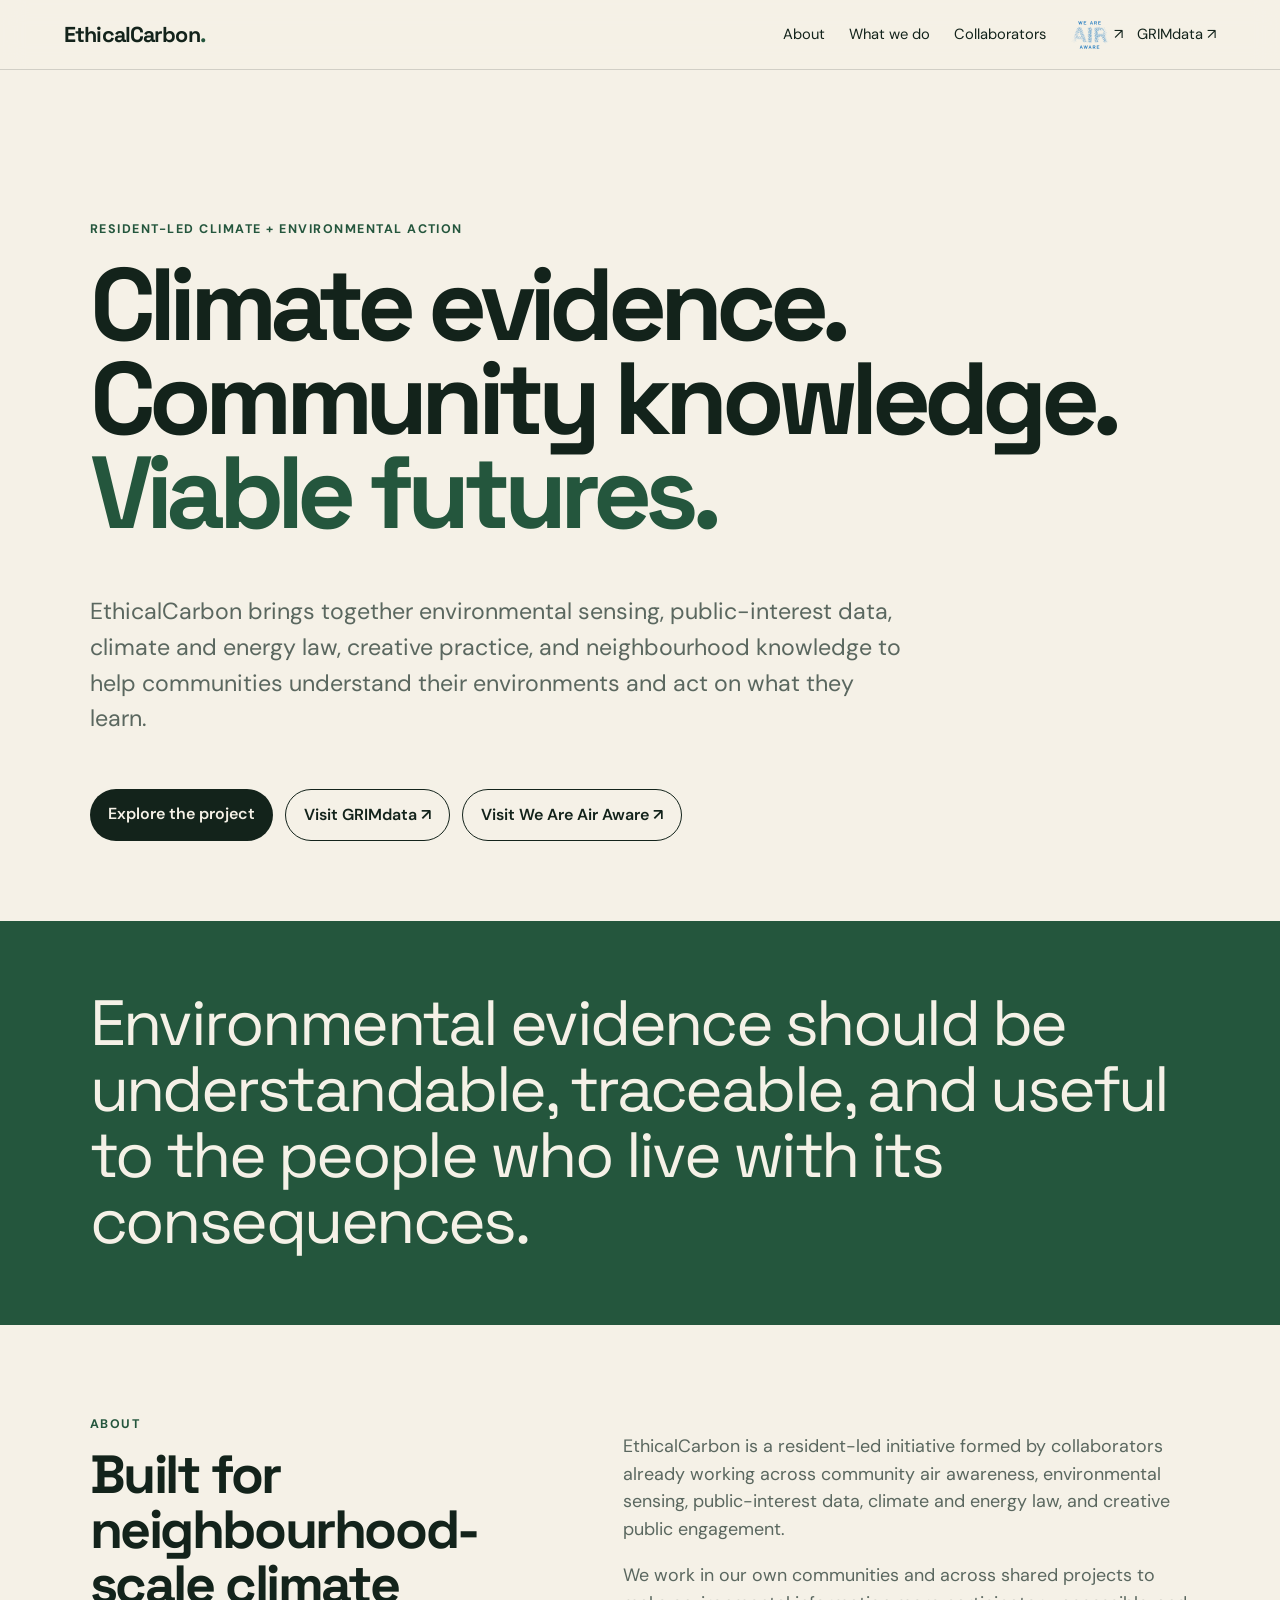
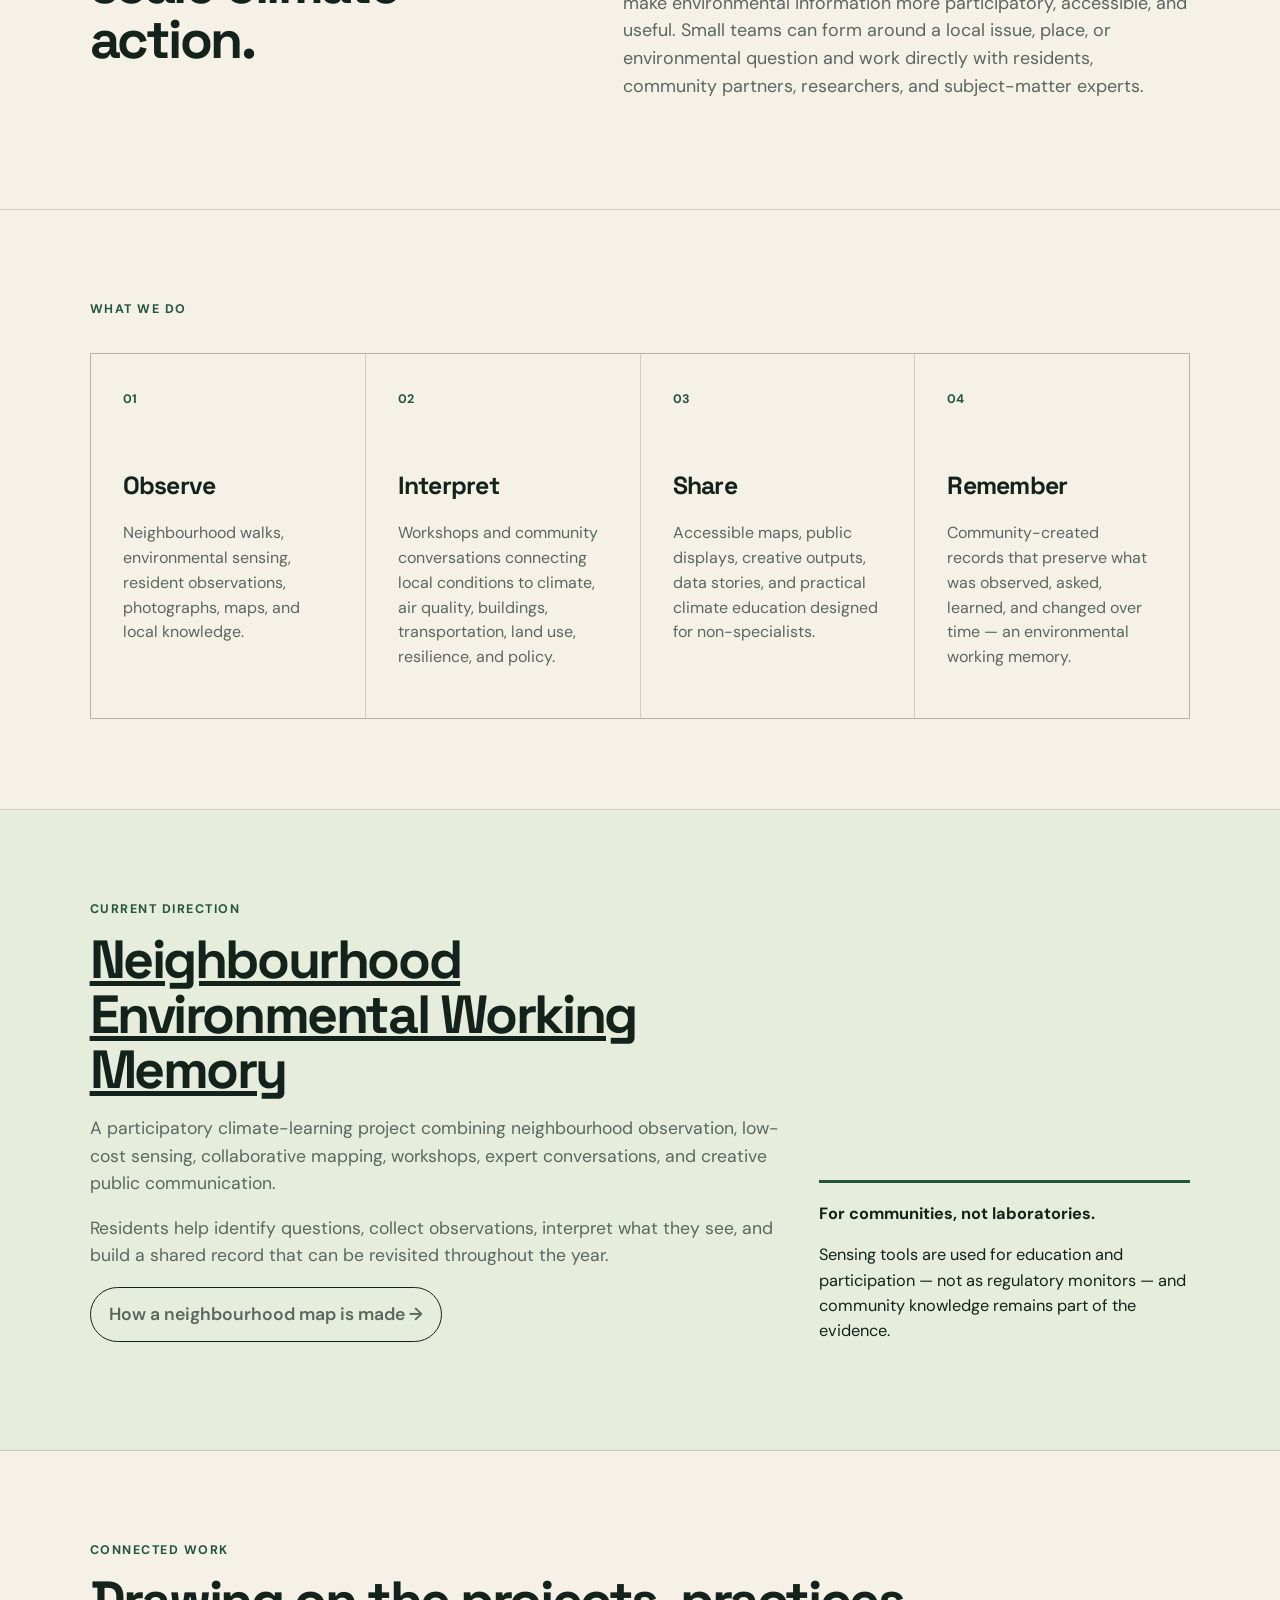
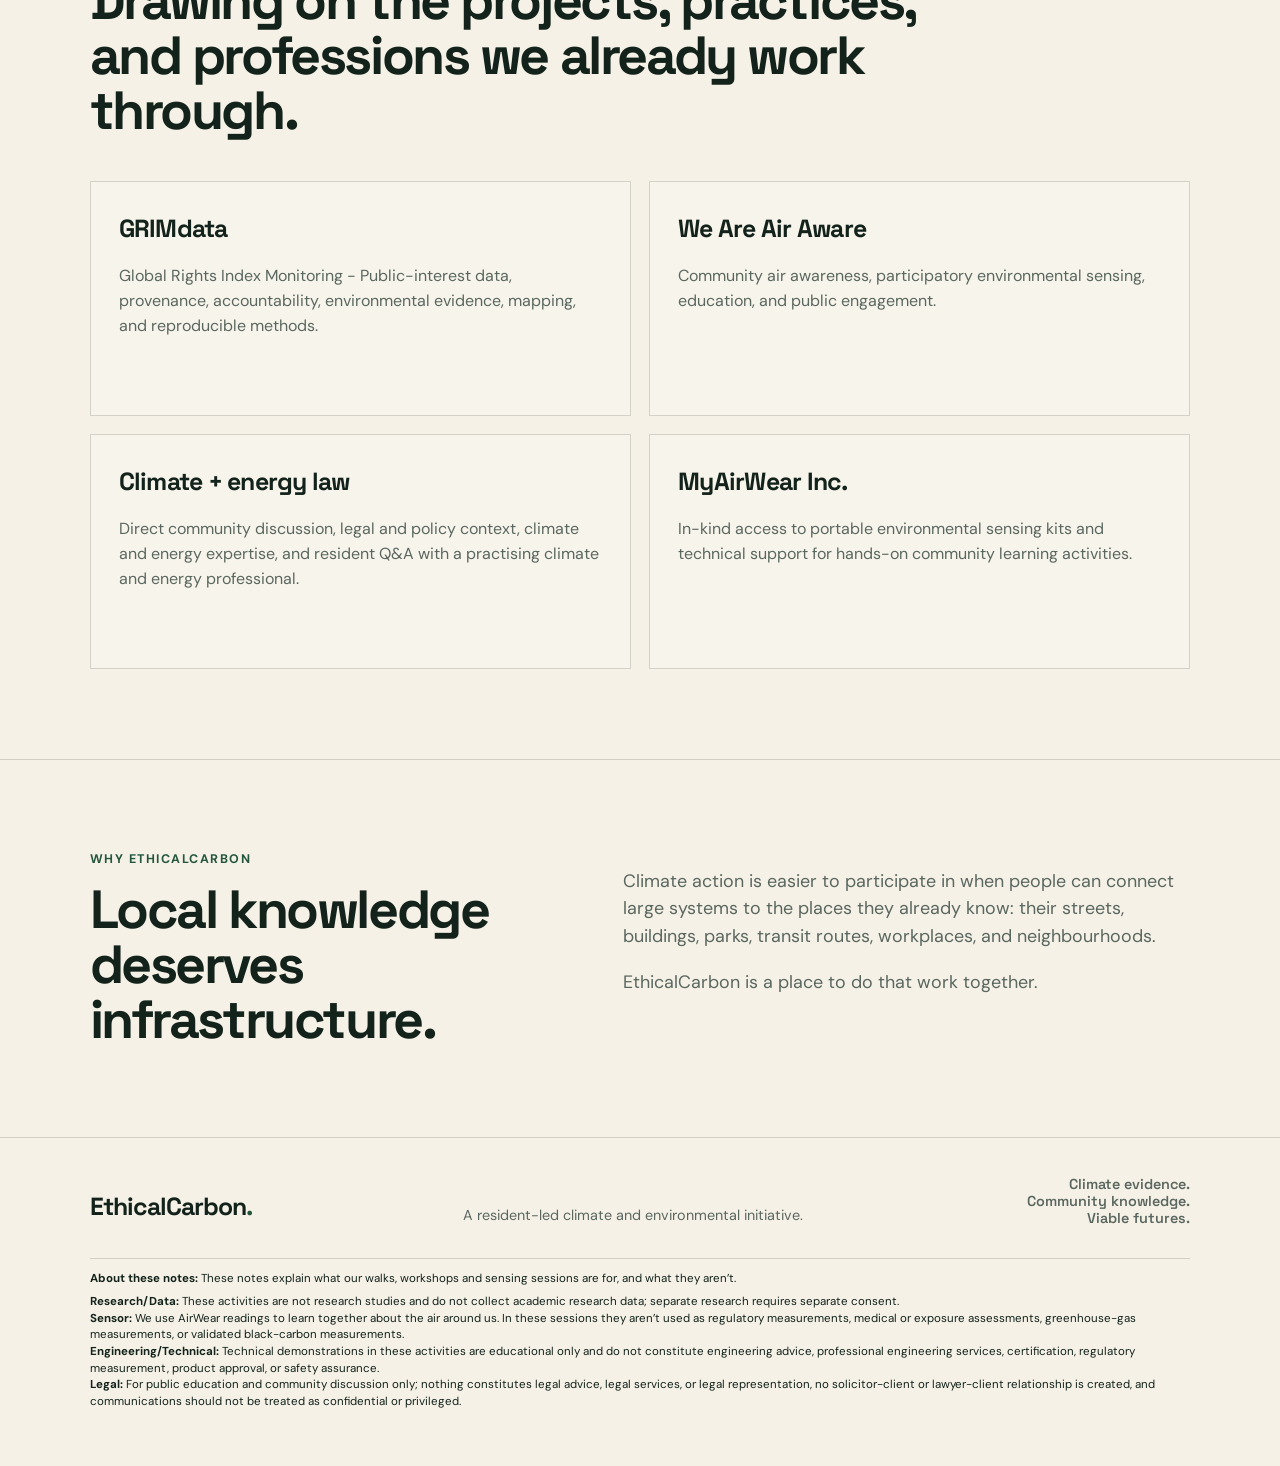
<file: index.html>
<!doctype html>
<html lang="en">
<head>
  <meta charset="utf-8" />
  <meta name="viewport" content="width=device-width, initial-scale=1" />
  <meta name="description" content="EthicalCarbon is a resident-led climate and environmental initiative connecting community knowledge, environmental sensing, climate law, and public-interest data." />
  <meta property="og:title" content="EthicalCarbon" />
  <meta property="og:description" content="Climate evidence. Community knowledge. Viable futures." />
  <meta property="og:type" content="website" />
  <title>EthicalCarbon — Climate evidence. Community knowledge. Viable futures.</title>
  <link rel="preconnect" href="https://fonts.googleapis.com">
  <link rel="preconnect" href="https://fonts.gstatic.com" crossorigin>
  <link href="https://fonts.googleapis.com/css2?family=DM+Sans:wght@400;500;600;700&family=Space+Grotesk:wght@500;600;700&display=swap" rel="stylesheet">
  <link rel="stylesheet" href="styles.css" />
</head>
<body>
  <header class="site-header">
    <a class="wordmark" href="#top" aria-label="EthicalCarbon home">EthicalCarbon<span>.</span></a>
    <nav aria-label="Primary navigation">
      <a href="#about">About</a>
      <a href="#work">What we do</a>
      <a href="#collaborators">Collaborators</a>
      <div class="project-links" aria-label="Connected initiatives" style="display:flex;align-items:center;gap:14px;flex-wrap:nowrap;">
        <a class="mini-mark airaware-mark" href="https://myairwear.ca" target="_blank" rel="noopener" aria-label="Visit We Are Air Aware" style="display:inline-flex;align-items:center;gap:5px;white-space:nowrap;">
          <img src="logo.svg" alt="We Are Air Aware" style="display:block;height:28px;width:auto;max-width:82px;" />
          <span aria-hidden="true">↗</span>
        </a>
        <a class="mini-mark grimdata-mark" href="https://grimdata.org/website/" target="_blank" rel="noopener" aria-label="Visit GRIMdata" style="white-space:nowrap;">GRIMdata ↗</a>
      </div>
    </nav>
  </header>

  <main id="top">
    <section class="hero">
      <div class="hero-kicker">Resident-led climate + environmental action</div>
      <h1>Climate evidence.<br />Community knowledge.<br /><em>Viable futures.</em></h1>
      <p class="hero-copy">EthicalCarbon brings together environmental sensing, public-interest data, climate and energy law, creative practice, and neighbourhood knowledge to help communities understand their environments and act on what they learn.</p>
      <div class="hero-actions">
        <a class="button primary" href="#about">Explore the project</a>
        <a class="button ghost" href="https://grimdata.org/website/" target="_blank" rel="noopener">Visit GRIMdata ↗</a>
        <a class="button ghost" href="https://myairwear.ca" target="_blank" rel="noopener">Visit We Are Air Aware ↗</a>
      </div>
    </section>

    <section class="statement">
      <p>Environmental evidence should be understandable, traceable, and useful to the people who live with its consequences.</p>
    </section>

    <section id="about" class="section split">
      <div>
        <div class="eyebrow">About</div>
        <h2>Built for neighbourhood-scale climate action.</h2>
      </div>
      <div class="body-copy">
        <p>EthicalCarbon is a resident-led initiative formed by collaborators already working across community air awareness, environmental sensing, public-interest data, climate and energy law, and creative public engagement.</p>
        <p>We work in our own communities and across shared projects to make environmental information more participatory, accessible, and useful. Small teams can form around a local issue, place, or environmental question and work directly with residents, community partners, researchers, and subject-matter experts.</p>
      </div>
    </section>

    <section id="work" class="section">
      <div class="eyebrow">What we do</div>
      <div class="cards">
        <article class="card">
          <span class="number">01</span>
          <h3>Observe</h3>
          <p>Neighbourhood walks, environmental sensing, resident observations, photographs, maps, and local knowledge.</p>
        </article>
        <article class="card">
          <span class="number">02</span>
          <h3>Interpret</h3>
          <p>Workshops and community conversations connecting local conditions to climate, air quality, buildings, transportation, land use, resilience, and policy.</p>
        </article>
        <article class="card">
          <span class="number">03</span>
          <h3>Share</h3>
          <p>Accessible maps, public displays, creative outputs, data stories, and practical climate education designed for non-specialists.</p>
        </article>
        <article class="card">
          <span class="number">04</span>
          <h3>Remember</h3>
          <p>Community-created records that preserve what was observed, asked, learned, and changed over time — an environmental working memory.</p>
        </article>
      </div>
    </section>

    <section class="section project">
      <div class="project-copy">
        <div class="eyebrow">Current direction</div>
        <h2><a class="title-link" href="working-memory/">Neighbourhood Environmental Working Memory</a></h2>
        <p>A participatory climate-learning project combining neighbourhood observation, low-cost sensing, collaborative mapping, workshops, expert conversations, and creative public communication.</p>
        <p>Residents help identify questions, collect observations, interpret what they see, and build a shared record that can be revisited throughout the year.</p>
        <p><a class="button ghost" href="working-memory/">How a neighbourhood map is made →</a></p>
      </div>
      <div class="project-note">
        <strong>For communities, not laboratories.</strong>
        <p>Sensing tools are used for education and participation — not as regulatory monitors — and community knowledge remains part of the evidence.</p>
      </div>
    </section>

    <section id="collaborators" class="section collaborators">
      <div class="eyebrow">Connected work</div>
      <h2>Drawing on the projects, practices, and professions we already work through.</h2>
      <div class="collab-grid">
        <div class="collab">
          <h3>GRIMdata</h3>
          <p>Global Rights Index Monitoring - Public-interest data, provenance, accountability, environmental evidence, mapping, and reproducible methods.</p>
        </div>
        <div class="collab">
          <h3>We Are Air Aware</h3>
          <p>Community air awareness, participatory environmental sensing, education, and public engagement.</p>
        </div>
        <div class="collab">
          <h3>Climate + energy law</h3>
          <p>Direct community discussion, legal and policy context, climate and energy expertise, and resident Q&amp;A with a practising climate and energy professional.</p>
        </div>
        <div class="collab">
          <h3>MyAirWear Inc.</h3>
          <p>In-kind access to portable environmental sensing kits and technical support for hands-on community learning activities.</p>
        </div>
      </div>
    </section>

    <section class="section closing">
      <div>
        <div class="eyebrow">Why EthicalCarbon</div>
        <h2>Local knowledge deserves infrastructure.</h2>
      </div>
      <div class="body-copy">
        <p>Climate action is easier to participate in when people can connect large systems to the places they already know: their streets, buildings, parks, transit routes, workplaces, and neighbourhoods.</p>
        <p>EthicalCarbon is a place to do that work together.</p>
      </div>
    </section>

  </main>

<footer>
  <div class="footer-brand">EthicalCarbon<span>.</span></div>
  <p>A resident-led climate and environmental initiative.</p>
<p style="
  text-align: right;
  font-family: 'Space Grotesk', sans-serif;
  font-weight: 600;
  line-height: 1.15;
  margin: 0;
">
  Climate evidence.<br>
  Community knowledge.<br>
  Viable futures.
</p>
  <div style="grid-column: 1 / -1; border-top: 1px solid var(--line); margin-top: 12px; padding-top: 12px; font-size: .72rem; line-height: 1.45;">
    <div style="margin-bottom:6px;"><strong>About these notes:</strong> These notes explain what our walks, workshops and sensing sessions are for, and what they aren&#8217;t.</div>
    <div><strong>Research/Data:</strong> These activities are not research studies and do not collect academic research data; separate research requires separate consent.</div>
    <div><strong>Sensor:</strong> We use AirWear readings to learn together about the air around us. In these sessions they aren&#8217;t used as regulatory measurements, medical or exposure assessments, greenhouse-gas measurements, or validated black-carbon measurements.</div>
    <div><strong>Engineering/Technical:</strong> Technical demonstrations in these activities are educational only and do not constitute engineering advice, professional engineering services, certification, regulatory measurement, product approval, or safety assurance.</div>
    <div><strong>Legal:</strong> For public education and community discussion only; nothing constitutes legal advice, legal services, or legal representation, no solicitor-client or lawyer-client relationship is created, and communications should not be treated as confidential or privileged.</div>
  </div>
</footer>

</body>
</html>
</file>
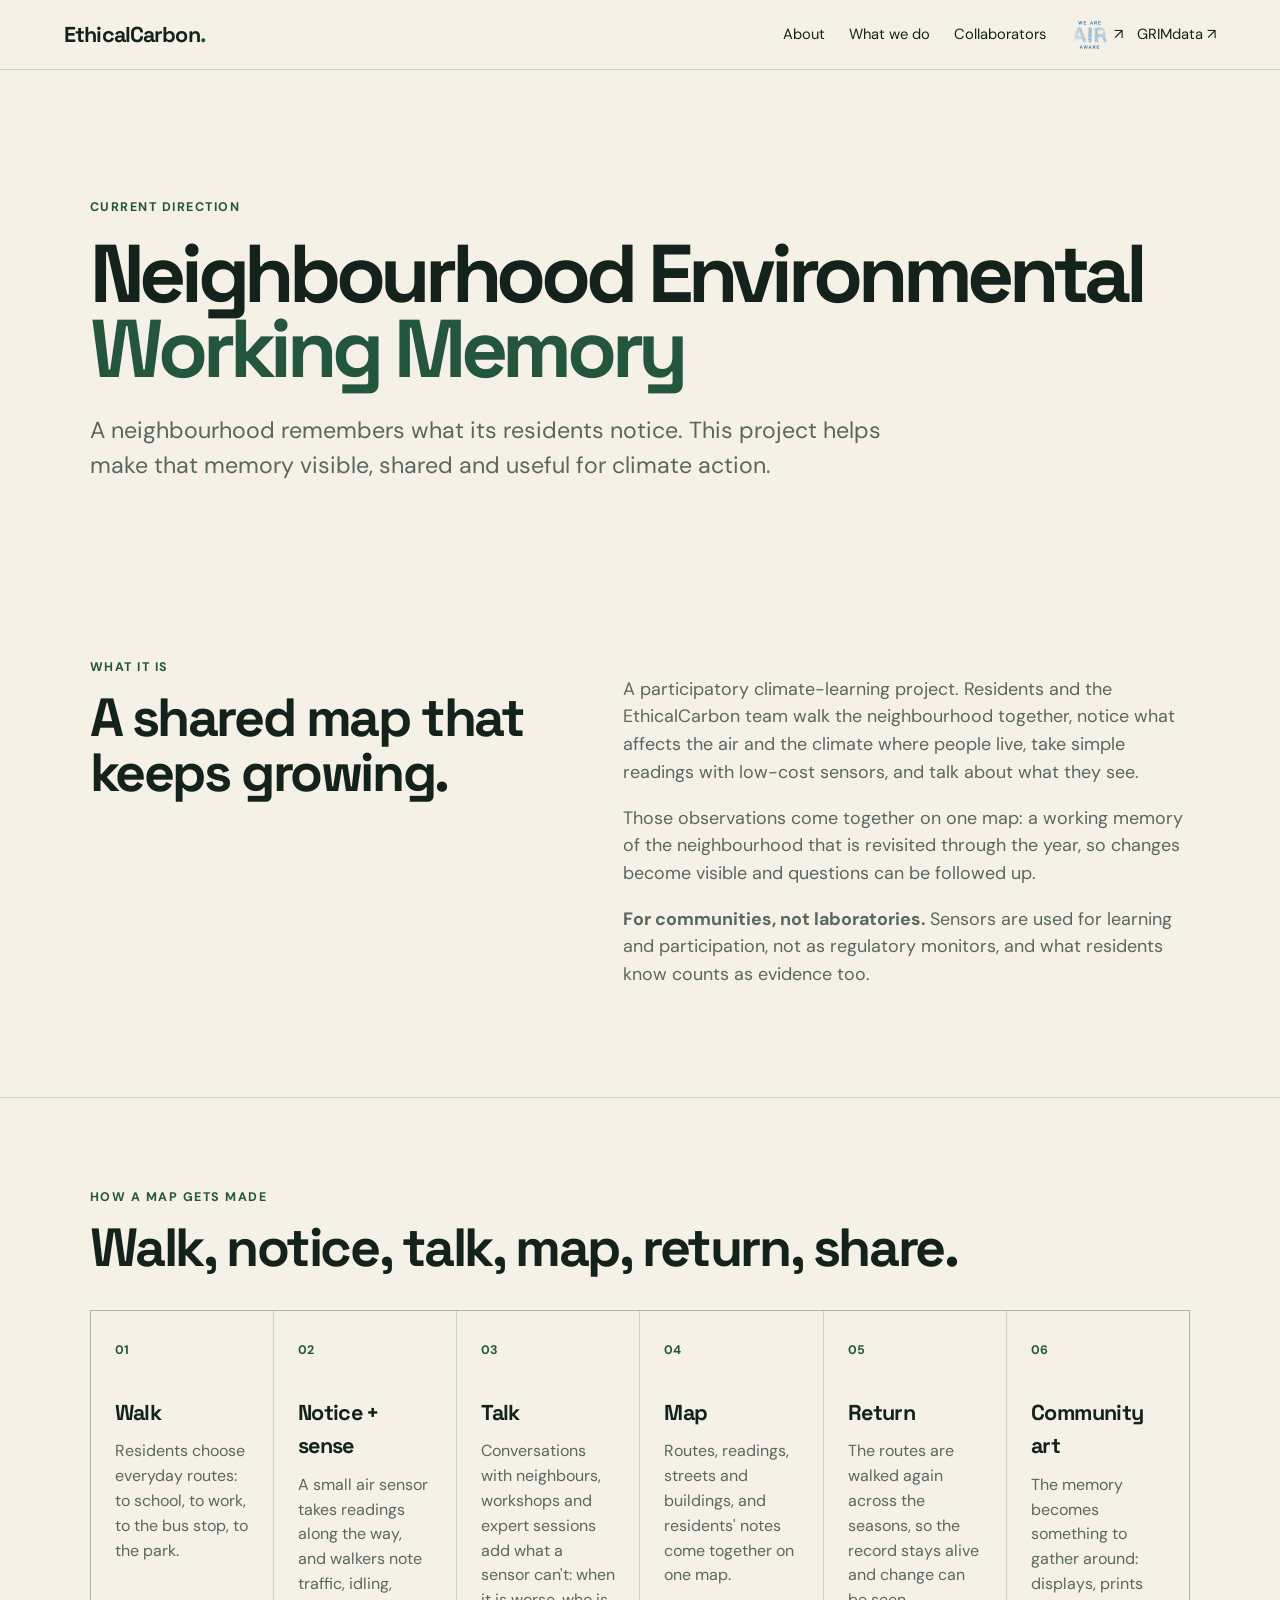
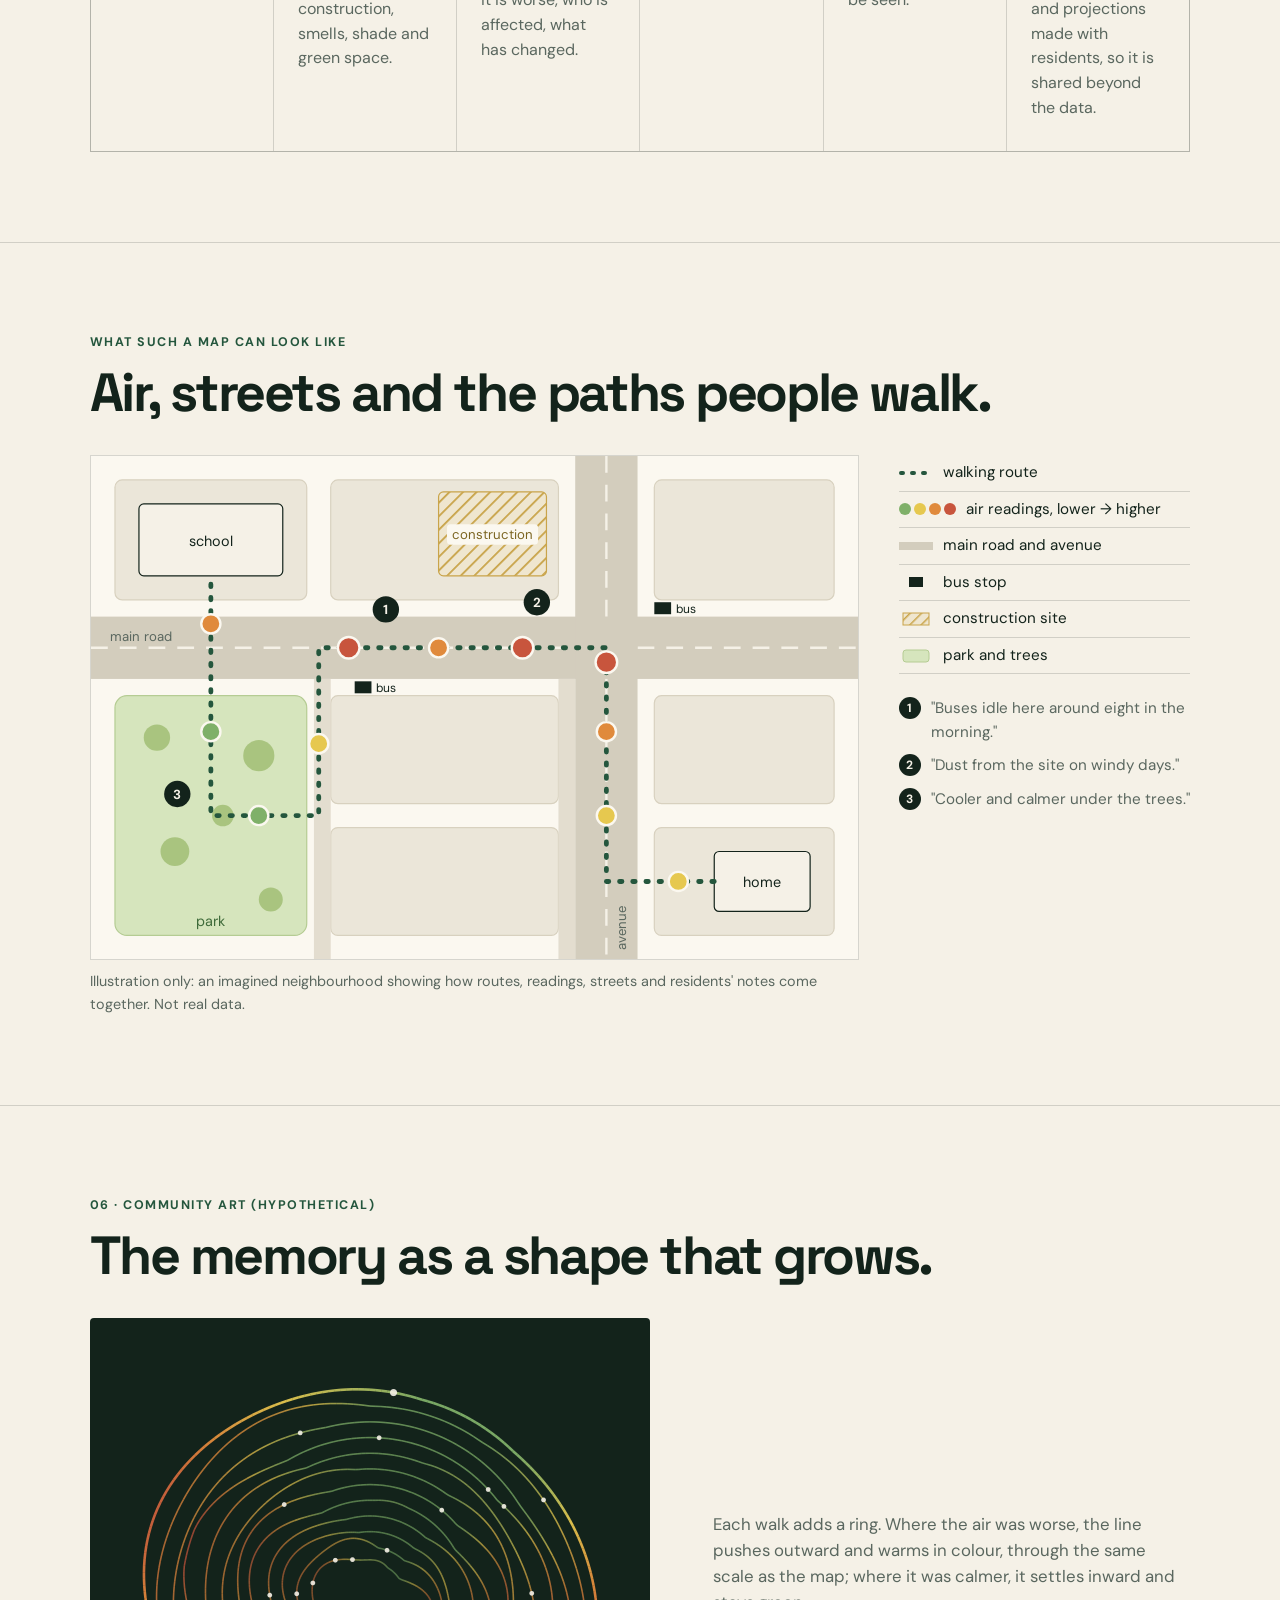
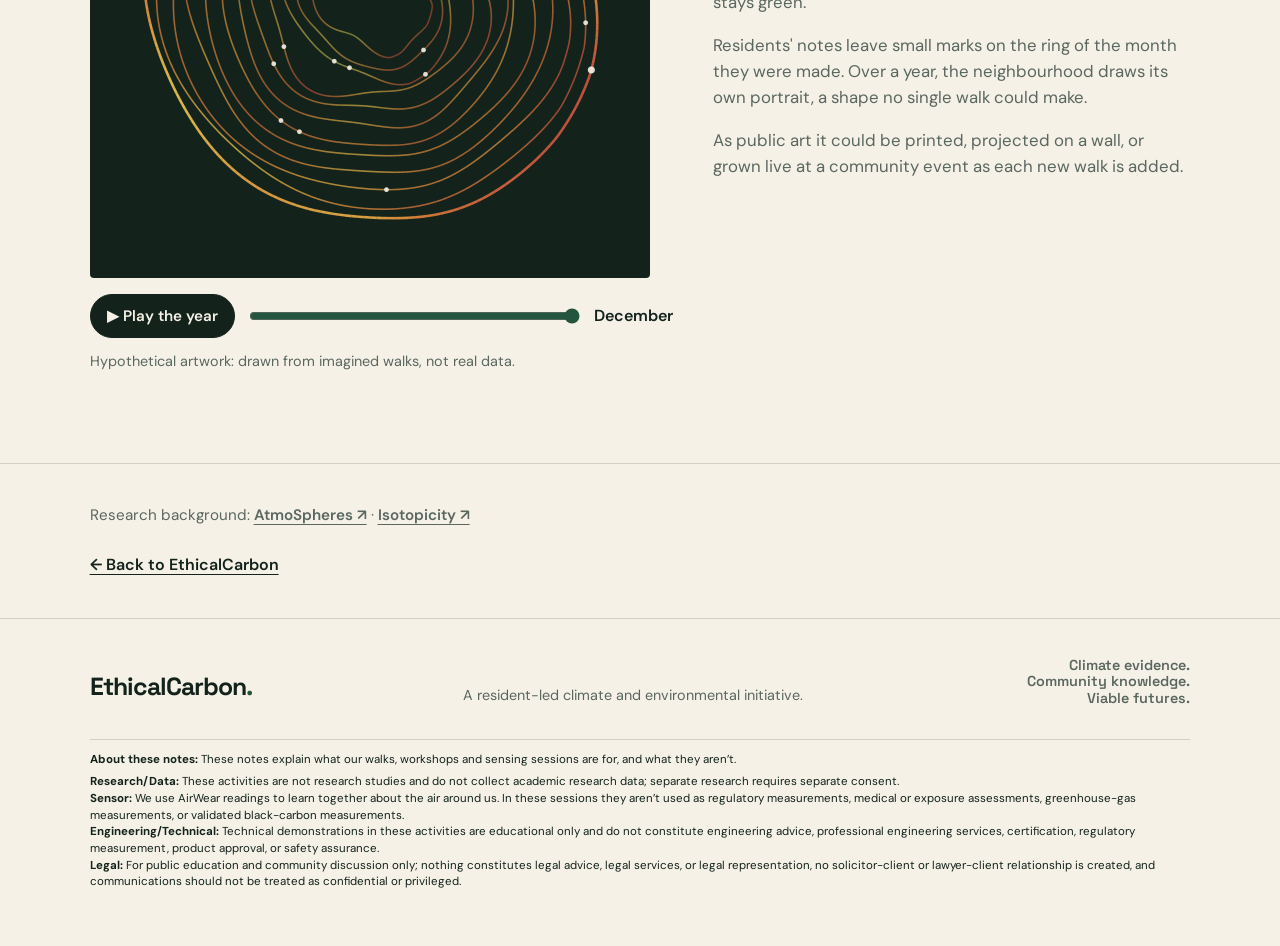
<file: working-memory/index.html>
<!doctype html>
<html lang="en">
<head>
  <meta charset="utf-8" />
  <meta name="viewport" content="width=device-width, initial-scale=1" />
  <meta name="description" content="Neighbourhood Environmental Working Memory: residents walk, notice, sense and talk, and build a shared map of their neighbourhood's air and climate that is revisited through the year." />
  <meta property="og:title" content="Neighbourhood Environmental Working Memory · EthicalCarbon" />
  <meta property="og:description" content="A neighbourhood remembers what its residents notice." />
  <meta property="og:type" content="website" />
  <title>Neighbourhood Environmental Working Memory · EthicalCarbon</title>
  <link rel="preconnect" href="https://fonts.googleapis.com">
  <link rel="preconnect" href="https://fonts.gstatic.com" crossorigin>
  <link href="https://fonts.googleapis.com/css2?family=DM+Sans:wght@400;500;600;700&family=Space+Grotesk:wght@500;600;700&display=swap" rel="stylesheet">
  <link rel="stylesheet" href="../styles.css" />
  <style>
    .wm-hero { padding: clamp(70px, 10vw, 130px) clamp(22px, 7vw, 110px) 60px; }
    .wm-hero h1 { font-size: clamp(2.8rem, 6.4vw, 6.2rem); margin-bottom: 26px; }
    .steps { list-style: none; padding: 0; margin: 34px 0 0; display: grid; grid-template-columns: repeat(6, 1fr); gap: 1px; background: var(--line); border: 1px solid var(--line); }
    .steps li { background: var(--paper); padding: 26px 24px 30px; }
    .steps .number { font-size: .78rem; font-weight: 700; color: var(--green); }
    .steps h3 { font-size: 1.35rem; margin: 34px 0 10px; letter-spacing: -.03em; }
    .steps p { margin: 0; color: var(--muted); }
    .map-wrap { display: grid; grid-template-columns: 1.45fr .55fr; gap: 40px; align-items: start; margin-top: 34px; }
    .map-wrap figure { margin: 0; }
    .map-wrap figure svg { display: block; width: 100%; height: auto; border: 1px solid var(--line); background: #fbf8f0; }
    .map-wrap figcaption { margin-top: 10px; font-size: .9rem; color: var(--muted); }
    .legend { list-style: none; padding: 0; margin: 0; font-size: .95rem; }
    .legend li { display: flex; align-items: center; gap: 10px; padding: 6px 0; border-bottom: 1px solid var(--line); }
    .legend svg { flex: 0 0 auto; }
    .legend .scale { display: inline-flex; gap: 3px; }
    .legend .scale i { width: 12px; height: 12px; border-radius: 50%; display: inline-block; }
    .notes { counter-reset: n; list-style: none; padding: 0; margin: 18px 0 0; font-size: .95rem; color: var(--muted); }
    .notes li { display: flex; gap: 10px; padding: 5px 0; }
    .notes b { flex: 0 0 auto; width: 22px; height: 22px; border-radius: 50%; background: var(--ink); color: var(--paper); font-size: .75rem; display: inline-flex; align-items: center; justify-content: center; }
    .art { display: grid; grid-template-columns: 1.1fr .9fr; gap: 40px; align-items: center; margin-top: 34px; }
    .art canvas { display: block; width: 100%; max-width: 560px; aspect-ratio: 1; background: #13231b; border-radius: 4px; }
    .art-controls { display: flex; align-items: center; gap: 12px; flex-wrap: wrap; margin-top: 14px; }
    .art-controls button { font: 600 .95rem "DM Sans", sans-serif; padding: 10px 16px; border-radius: 999px; border: 1px solid var(--ink); background: var(--paper); color: var(--ink); cursor: pointer; min-height: 44px; }
    .art-controls button.primary { background: var(--ink); color: var(--paper); }
    .art-controls input[type=range] { flex: 1 1 160px; accent-color: var(--green); min-height: 44px; }
    .art-controls output { font-weight: 600; min-width: 4.5em; }
    .art .body-copy p { font-size: 1.05rem; }
    .art figcaption { margin-top: 10px; font-size: .9rem; color: var(--muted); }
    .background { background: #e7eddc; }
    .background .body-copy p { font-size: 1.02rem; }
    .closing-links { padding-top: 40px; padding-bottom: 40px; }
    .small-links { font-size: .95rem; margin: 0; color: var(--muted); }
    .small-links a { font-weight: 600; text-underline-offset: 4px; }
    .back { display: inline-block; margin-top: 26px; font-weight: 600; text-underline-offset: 4px; }
    @media (max-width: 1100px) { .steps { grid-template-columns: repeat(3, 1fr); } }
    @media (max-width: 900px) { .map-wrap, .art { grid-template-columns: 1fr; } .steps { grid-template-columns: 1fr 1fr; } }
    @media (max-width: 580px) { .steps { grid-template-columns: 1fr; } .wm-hero { padding-left: 18px; padding-right: 18px; } }
  </style>
</head>
<body>
  <header class="site-header">
    <a class="wordmark" href="../" aria-label="EthicalCarbon home">EthicalCarbon<span>.</span></a>
    <nav aria-label="Primary navigation">
      <a href="../#about">About</a>
      <a href="../#work">What we do</a>
      <a href="../#collaborators">Collaborators</a>
      <div class="project-links" aria-label="Connected initiatives" style="display:flex;align-items:center;gap:14px;flex-wrap:nowrap;">
        <a class="mini-mark airaware-mark" href="https://myairwear.ca" target="_blank" rel="noopener" aria-label="Visit We Are Air Aware" style="display:inline-flex;align-items:center;gap:5px;white-space:nowrap;">
          <img src="../logo.svg" alt="We Are Air Aware" style="display:block;height:28px;width:auto;max-width:82px;" />
          <span aria-hidden="true">↗</span>
        </a>
        <a class="mini-mark grimdata-mark" href="https://grimdata.org/website/" target="_blank" rel="noopener" aria-label="Visit GRIMdata" style="white-space:nowrap;">GRIMdata ↗</a>
      </div>
    </nav>
  </header>

  <main id="top">
    <section class="wm-hero">
      <div class="hero-kicker">Current direction</div>
      <h1>Neighbourhood Environmental <em>Working Memory</em></h1>
      <p class="hero-copy">A neighbourhood remembers what its residents notice. This project helps make that memory visible, shared and useful for climate action.</p>
    </section>

    <section class="section split">
      <div>
        <div class="eyebrow">What it is</div>
        <h2>A shared map that keeps growing.</h2>
      </div>
      <div class="body-copy">
        <p>A participatory climate-learning project. Residents and the EthicalCarbon team walk the neighbourhood together, notice what affects the air and the climate where people live, take simple readings with low-cost sensors, and talk about what they see.</p>
        <p>Those observations come together on one map: a working memory of the neighbourhood that is revisited through the year, so changes become visible and questions can be followed up.</p>
        <p><strong>For communities, not laboratories.</strong> Sensors are used for learning and participation, not as regulatory monitors, and what residents know counts as evidence too.</p>
      </div>
    </section>

    <section class="section">
      <div class="eyebrow">How a map gets made</div>
      <h2>Walk, notice, talk, map, return, share.</h2>
      <ol class="steps">
        <li><span class="number">01</span><h3>Walk</h3><p>Residents choose everyday routes: to school, to work, to the bus stop, to the park.</p></li>
        <li><span class="number">02</span><h3>Notice + sense</h3><p>A small air sensor takes readings along the way, and walkers note traffic, idling, construction, smells, shade and green space.</p></li>
        <li><span class="number">03</span><h3>Talk</h3><p>Conversations with neighbours, workshops and expert sessions add what a sensor can't: when it is worse, who is affected, what has changed.</p></li>
        <li><span class="number">04</span><h3>Map</h3><p>Routes, readings, streets and buildings, and residents' notes come together on one map.</p></li>
        <li><span class="number">05</span><h3>Return</h3><p>The routes are walked again across the seasons, so the record stays alive and change can be seen.</p></li>
        <li><span class="number">06</span><h3>Community art</h3><p>The memory becomes something to gather around: displays, prints and projections made with residents, so it is shared beyond the data.</p></li>
      </ol>
    </section>

    <section class="section">
      <div class="eyebrow">What such a map can look like</div>
      <h2>Air, streets and the paths people walk.</h2>
      <div class="map-wrap">
        <figure>
          <svg viewBox="0 0 640 420" role="img" aria-labelledby="map-title map-desc">
            <title id="map-title">Illustrative neighbourhood map</title>
            <desc id="map-desc">An imagined neighbourhood. A main road runs across the middle and an avenue runs down the right side, with a construction site and bus stops beside them and a park in the lower left. A dashed walking route goes from home past the bus stop and the construction site, along the main road, and through the park to the school. Dots along the route show relative air readings: higher near the main road, the bus stop and the construction site, lower inside the park. Three numbered notes from residents mark places along the route.</desc>
            <defs>
              <pattern id="hatch" width="8" height="8" patternUnits="userSpaceOnUse" patternTransform="rotate(45)">
                <rect width="8" height="8" fill="#efe6cf"/><line x1="0" y1="0" x2="0" y2="8" stroke="#c9a44a" stroke-width="3"/>
              </pattern>
            </defs>
            <!-- blocks -->
            <g fill="#ebe6d9" stroke="#d8d1bf">
              <rect x="20" y="20" width="160" height="100" rx="6"/><rect x="200" y="20" width="190" height="100" rx="6"/>
              <rect x="470" y="20" width="150" height="100" rx="6"/><rect x="200" y="200" width="190" height="90" rx="6"/>
              <rect x="470" y="200" width="150" height="90" rx="6"/><rect x="200" y="310" width="190" height="90" rx="6"/>
              <rect x="470" y="310" width="150" height="90" rx="6"/>
            </g>
            <!-- park -->
            <rect x="20" y="200" width="160" height="200" rx="10" fill="#d6e5bd" stroke="#b5cc93"/>
            <g fill="#a9c47f"><circle cx="55" cy="235" r="11"/><circle cx="140" cy="250" r="13"/><circle cx="70" cy="330" r="12"/><circle cx="150" cy="370" r="10"/><circle cx="110" cy="300" r="9"/></g>
            <text x="100" y="392" text-anchor="middle" font-size="12" fill="#3f6b3a" font-family="DM Sans, sans-serif">park</text>
            <!-- construction -->
            <rect x="290" y="30" width="90" height="70" rx="4" fill="url(#hatch)" stroke="#c9a44a"/>
            <rect x="297" y="57" width="76" height="17" rx="3" fill="#fbf8f0"/><text x="335" y="69" text-anchor="middle" font-size="11" fill="#7b6420" font-family="DM Sans, sans-serif">construction</text>
            <!-- roads -->
            <rect x="0" y="134" width="640" height="52" fill="#d3cdbd"/>
            <line x1="0" y1="160" x2="640" y2="160" stroke="#f5f1e7" stroke-width="2" stroke-dasharray="14 10"/>
            <text x="16" y="154" font-size="11" fill="#5a675f" font-family="DM Sans, sans-serif">main road</text>
            <rect x="404" y="0" width="52" height="420" fill="#d3cdbd"/>
            <line x1="430" y1="0" x2="430" y2="134" stroke="#f5f1e7" stroke-width="2" stroke-dasharray="14 10"/><line x1="430" y1="186" x2="430" y2="420" stroke="#f5f1e7" stroke-width="2" stroke-dasharray="14 10"/>
            <text x="446" y="412" font-size="11" fill="#5a675f" font-family="DM Sans, sans-serif" transform="rotate(-90 446 412)">avenue</text>
            <rect x="186" y="186" width="14" height="234" fill="#e3ddcf"/><rect x="390" y="186" width="14" height="234" fill="#e3ddcf"/>
            <!-- bus stops -->
            <g font-family="DM Sans, sans-serif" font-size="10" fill="#13231b">
              <rect x="470" y="122" width="14" height="10" fill="#13231b"/><text x="488" y="131">bus</text>
              <rect x="220" y="188" width="14" height="10" fill="#13231b"/><text x="238" y="197">bus</text>
            </g>
            <!-- school and home -->
            <g font-family="DM Sans, sans-serif" font-size="12" fill="#13231b">
              <rect x="40" y="40" width="120" height="60" rx="4" fill="#f5f1e7" stroke="#13231b"/><text x="100" y="75" text-anchor="middle">school</text>
              <rect x="520" y="330" width="80" height="50" rx="4" fill="#f5f1e7" stroke="#13231b"/><text x="560" y="360" text-anchor="middle">home</text>
            </g>
            <!-- walking route -->
            <path d="M520 355 H 430 V 160 H 190 V 300 H 100 V 100" fill="none" stroke="#24563d" stroke-width="4" stroke-linecap="round" stroke-linejoin="round" stroke-dasharray="2 9"/>
            <!-- air readings: relative categories only -->
            <g stroke="#fbf8f0" stroke-width="2">
              <circle cx="490" cy="355" r="8" fill="#e6c84f"/>
              <circle cx="430" cy="300" r="8" fill="#e6c84f"/>
              <circle cx="430" cy="230" r="8" fill="#e08a3c"/>
              <circle cx="430" cy="172" r="9" fill="#c8553d"/>
              <circle cx="360" cy="160" r="9" fill="#c8553d"/>
              <circle cx="290" cy="160" r="8" fill="#e08a3c"/>
              <circle cx="215" cy="160" r="9" fill="#c8553d"/>
              <circle cx="190" cy="240" r="8" fill="#e6c84f"/>
              <circle cx="140" cy="300" r="8" fill="#7fb069"/>
              <circle cx="100" cy="230" r="8" fill="#7fb069"/>
              <circle cx="100" cy="140" r="8" fill="#e08a3c"/>
            </g>
            <!-- residents' notes -->
            <g font-family="DM Sans, sans-serif" font-size="11" font-weight="700" fill="#f5f1e7">
              <circle cx="246" cy="128" r="11" fill="#13231b"/><text x="246" y="132" text-anchor="middle">1</text>
              <circle cx="372" cy="122" r="11" fill="#13231b"/><text x="372" y="126" text-anchor="middle">2</text>
              <circle cx="72" cy="282" r="11" fill="#13231b"/><text x="72" y="286" text-anchor="middle">3</text>
            </g>
          </svg>
          <figcaption>Illustration only: an imagined neighbourhood showing how routes, readings, streets and residents' notes come together. Not real data.</figcaption>
        </figure>
        <div>
          <ul class="legend" aria-label="Map key">
            <li><svg width="34" height="10" aria-hidden="true"><line x1="2" y1="5" x2="32" y2="5" stroke="#24563d" stroke-width="4" stroke-linecap="round" stroke-dasharray="2 9"/></svg>walking route</li>
            <li><span class="scale" aria-hidden="true"><i style="background:#7fb069"></i><i style="background:#e6c84f"></i><i style="background:#e08a3c"></i><i style="background:#c8553d"></i></span>air readings, lower → higher</li>
            <li><svg width="34" height="12" aria-hidden="true"><rect x="0" y="2" width="34" height="8" fill="#d3cdbd"/></svg>main road and avenue</li>
            <li><svg width="34" height="12" aria-hidden="true"><rect x="10" y="1" width="14" height="10" fill="#13231b"/></svg>bus stop</li>
            <li><svg width="34" height="14" aria-hidden="true"><rect x="4" y="1" width="26" height="12" fill="url(#hatch)" stroke="#c9a44a"/></svg>construction site</li>
            <li><svg width="34" height="14" aria-hidden="true"><rect x="4" y="1" width="26" height="12" rx="3" fill="#d6e5bd" stroke="#b5cc93"/></svg>park and trees</li>
          </ul>
          <ol class="notes" aria-label="Residents' notes">
            <li><b>1</b>"Buses idle here around eight in the morning."</li>
            <li><b>2</b>"Dust from the site on windy days."</li>
            <li><b>3</b>"Cooler and calmer under the trees."</li>
          </ol>
        </div>
      </div>
    </section>

    <section class="section">
      <div class="eyebrow">06 · Community art (hypothetical)</div>
      <h2>The memory as a shape that grows.</h2>
      <div class="art">
        <figure style="margin:0">
          <canvas id="memory-art" width="1120" height="1120" role="img" aria-label="A hypothetical artwork: twelve rings, one per monthly walk, growing outward from the centre. Each ring bulges outward and turns warmer in colour where the air was worse, and settles inward in green where it was calmer. Small marks show residents' notes."></canvas>
          <div class="art-controls">
            <button type="button" id="art-play" class="primary">▶ Play the year</button>
            <input type="range" id="art-month" min="1" max="12" value="12" step="1" aria-label="Month">
            <output id="art-label" for="art-month">December</output>
          </div>
          <figcaption>Hypothetical artwork: drawn from imagined walks, not real data.</figcaption>
        </figure>
        <div class="body-copy">
          <p>Each walk adds a ring. Where the air was worse, the line pushes outward and warms in colour, through the same scale as the map; where it was calmer, it settles inward and stays green.</p>
          <p>Residents' notes leave small marks on the ring of the month they were made. Over a year, the neighbourhood draws its own portrait, a shape no single walk could make.</p>
          <p>As public art it could be printed, projected on a wall, or grown live at a community event as each new walk is added.</p>
        </div>
      </div>
    </section>

    <section class="section closing-links">
      <p class="small-links">Research background: <a href="https://www.gracegrothaus.net/atmospheres" target="_blank" rel="noopener">AtmoSpheres ↗</a> · <a href="https://isotopicity.com" target="_blank" rel="noopener">Isotopicity ↗</a></p>
      <a class="back" href="../">← Back to EthicalCarbon</a>
    </section>
  </main>

<footer>
  <div class="footer-brand">EthicalCarbon<span>.</span></div>
  <p>A resident-led climate and environmental initiative.</p>
<p style="
  text-align: right;
  font-family: 'Space Grotesk', sans-serif;
  font-weight: 600;
  line-height: 1.15;
  margin: 0;
">
  Climate evidence.<br>
  Community knowledge.<br>
  Viable futures.
</p>
  <div style="grid-column: 1 / -1; border-top: 1px solid var(--line); margin-top: 12px; padding-top: 12px; font-size: .72rem; line-height: 1.45;">
    <div style="margin-bottom:6px;"><strong>About these notes:</strong> These notes explain what our walks, workshops and sensing sessions are for, and what they aren&#8217;t.</div>
    <div><strong>Research/Data:</strong> These activities are not research studies and do not collect academic research data; separate research requires separate consent.</div>
    <div><strong>Sensor:</strong> We use AirWear readings to learn together about the air around us. In these sessions they aren&#8217;t used as regulatory measurements, medical or exposure assessments, greenhouse-gas measurements, or validated black-carbon measurements.</div>
    <div><strong>Engineering/Technical:</strong> Technical demonstrations in these activities are educational only and do not constitute engineering advice, professional engineering services, certification, regulatory measurement, product approval, or safety assurance.</div>
    <div><strong>Legal:</strong> For public education and community discussion only; nothing constitutes legal advice, legal services, or legal representation, no solicitor-client or lawyer-client relationship is created, and communications should not be treated as confidential or privileged.</div>
  </div>
</footer>

<script>
// Hypothetical community artwork: one ring per monthly walk, shaped and coloured by imagined relative
// air readings around the route. Deterministic, so everyone sees the same piece. Not real data.
(() => {
  const cv = document.getElementById('memory-art'), ctx = cv.getContext('2d');
  const slider = document.getElementById('art-month'), label = document.getElementById('art-label');
  const play = document.getElementById('art-play');
  const MONTHS = ['January','February','March','April','May','June','July','August','September','October','November','December'];
  const SCALE = [[127,176,105],[230,200,79],[224,138,60],[200,85,61]];          // lower → higher, as on the map
  const reduce = matchMedia('(prefers-reduced-motion: reduce)').matches;
  let seed = 7; const rnd = () => (seed = (seed * 16807) % 2147483647) / 2147483647;
  const N = 220;
  // Imagined route around the ring: main road (worse), bus stop (worse, mornings), construction
  // (spring to autumn), park (calmer). Each month gets small differences of its own.
  const spots = [{a: 0.35, w: .45, v: .55}, {a: 3.5, w: .5, v: .5}, {a: 1.2, w: .25, v: .35},
                 {a: 2.2, w: .35, v: .45, from: 3, to: 9}, {a: 4.9, w: .7, v: -.45}];
  const months = Array.from({length: 12}, (_, m) => {
    const ph = Array.from({length: 4}, () => rnd() * 6.283), amp = Array.from({length: 4}, () => .04 + rnd() * .06);
    const winter = m < 2 || m > 9 ? .12 : 0;                                    // heating season
    const vals = Array.from({length: N}, (_, i) => {
      const t = i / N * 6.283;
      let v = .3 + winter;
      for (const s of spots) {
        if (s.from !== undefined && (m < s.from || m > s.to)) continue;
        const d = Math.atan2(Math.sin(t - s.a), Math.cos(t - s.a));
        v += s.v * Math.exp(-(d * d) / (2 * s.w * s.w));
      }
      for (let k = 0; k < 4; k++) v += amp[k] * Math.sin((k + 2) * t + ph[k]);
      return Math.max(0, Math.min(1, v));
    });
    const notes = Array.from({length: 1 + Math.floor(rnd() * 3)}, () => Math.floor(rnd() * N));
    return {vals, notes};
  });
  function colour(v, a) {
    const x = v * 3, i = Math.min(2, Math.floor(x)), f = x - i, c0 = SCALE[i], c1 = SCALE[i + 1];
    return `rgba(${c0.map((c, k) => Math.round(c + (c1[k] - c) * f)).join(',')},${a})`;
  }
  function draw(upto, breath) {
    const W = cv.width, c = W / 2;
    ctx.clearRect(0, 0, W, W);
    for (let m = 0; m < upto; m++) {
      const {vals, notes} = months[m], newest = m === upto - 1;
      const base = W * (.08 + m * .028) * (newest ? 1 + breath * .012 : 1), bulge = W * .05;
      const pt = (i) => { const t = i / N * 6.283, r = base + bulge * (vals[i] - .35);
                           return [c + r * Math.cos(t), c + r * Math.sin(t)]; };
      ctx.lineWidth = (newest ? 2.6 : 1.6) * W / 560;
      for (let i = 0; i < N; i++) {
        const [x0, y0] = pt(i), [x1, y1] = pt((i + 1) % N);
        ctx.strokeStyle = colour(vals[i], newest ? .95 : .55 + m * .02);
        ctx.beginPath(); ctx.moveTo(x0, y0); ctx.lineTo(x1, y1); ctx.stroke();
      }
      for (const i of notes) {
        const [x, y] = pt(i);
        ctx.fillStyle = 'rgba(245,241,231,.9)'; ctx.beginPath(); ctx.arc(x, y, (newest ? 3.6 : 2.4) * W / 560, 0, 6.283); ctx.fill();
      }
    }
  }
  let month = 12, playing = false, last = 0, t0 = performance.now();
  function show(m) { month = m; slider.value = m; label.textContent = MONTHS[m - 1]; }
  function frame(now) {
    if (playing && now - last > 1500) {                     // one month every 1.5 s
      last = now;
      if (month >= 12) { playing = false; play.textContent = '▶ Play the year'; } else show(month + 1);
    }
    draw(month, reduce ? 0 : Math.sin((now - t0) / 4000 * 6.283));   // slow 4 s breath on the newest ring
    requestAnimationFrame(frame);
  }
  slider.addEventListener('input', () => { playing = false; play.textContent = '▶ Play the year'; show(+slider.value); });
  play.addEventListener('click', () => {
    if (playing) { playing = false; play.textContent = '▶ Play the year'; return; }
    if (month >= 12) show(1);
    playing = true; last = performance.now(); play.textContent = '❚❚ Pause';
  });
  show(12);
  requestAnimationFrame(frame);
})();
</script>
</body>
</html>
</file>
<file: styles.css>
:root {
  --ink: #13231b;
  --muted: #5a675f;
  --paper: #f5f1e7;
  --card: #ebe6d9;
  --green: #24563d;
  --lime: #b9d66b;
  --line: rgba(19,35,27,.16);
}
* { box-sizing: border-box; }
html { scroll-behavior: smooth; }
body {
  margin: 0;
  background: var(--paper);
  color: var(--ink);
  font-family: "DM Sans", system-ui, -apple-system, BlinkMacSystemFont, "Segoe UI", sans-serif;
  line-height: 1.55;
}
a { color: inherit; }
.site-header {
  position: sticky; top: 0; z-index: 20;
  display: flex; justify-content: space-between; align-items: center;
  padding: 18px clamp(22px, 5vw, 72px);
  background: rgba(245,241,231,.92);
  backdrop-filter: blur(12px);
  border-bottom: 1px solid var(--line);
}
.wordmark, .footer-brand {
  font-family: "Space Grotesk", sans-serif;
  font-weight: 700;
  text-decoration: none;
  letter-spacing: -0.04em;
}
.wordmark { font-size: 1.35rem; }
.wordmark span, .footer-brand span { color: var(--green); }
nav { display: flex; align-items: center; gap: 24px; font-size: .92rem; }
nav a { text-decoration: none; }
.nav-cta { padding: 9px 13px; border: 1px solid var(--ink); border-radius: 999px; }
.hero {
  min-height: 78vh;
  padding: clamp(80px, 12vw, 150px) clamp(22px, 7vw, 110px) 80px;
  display: flex; flex-direction: column; justify-content: center;
}
.hero-kicker, .eyebrow {
  font-size: .78rem; font-weight: 700; letter-spacing: .12em; text-transform: uppercase;
  color: var(--green);
}
h1, h2, h3 { font-family: "Space Grotesk", sans-serif; margin-top: 0; }
h1 {
  font-size: clamp(3.4rem, 8vw, 8rem);
  line-height: .92;
  letter-spacing: -.065em;
  max-width: 1200px;
  margin: 18px 0 30px;
}
h1 em { color: var(--green); font-style: normal; }
.hero-copy { max-width: 820px; font-size: clamp(1.08rem, 2vw, 1.45rem); color: var(--muted); }
.hero-actions { display: flex; gap: 12px; flex-wrap: wrap; margin-top: 28px; }
.button { display: inline-block; text-decoration: none; padding: 13px 18px; border-radius: 999px; font-weight: 600; }
.button.primary { background: var(--ink); color: var(--paper); }
.button.ghost { border: 1px solid var(--ink); }
.statement {
  background: var(--green); color: var(--paper);
  padding: 70px clamp(22px, 7vw, 110px);
}
.statement p { margin: 0; max-width: 1100px; font-family: "Space Grotesk"; font-size: clamp(2rem, 5vw, 4.5rem); line-height: 1.03; letter-spacing: -.04em; }
.section { padding: 90px clamp(22px, 7vw, 110px); border-bottom: 1px solid var(--line); }
.split, .closing { display: grid; grid-template-columns: .9fr 1.1fr; gap: 70px; }
h2 { font-size: clamp(2.1rem, 4.2vw, 4.5rem); line-height: 1.02; letter-spacing: -.045em; margin: 14px 0 0; }
.body-copy { max-width: 760px; font-size: 1.12rem; color: var(--muted); }
.cards { display: grid; grid-template-columns: repeat(4,1fr); gap: 1px; background: var(--line); border: 1px solid var(--line); margin-top: 34px; }
.card { background: var(--paper); padding: 32px; min-height: 280px; }
.card .number { font-size: .78rem; font-weight: 700; color: var(--green); }
.card h3, .collab h3 { font-size: 1.55rem; margin: 56px 0 12px; letter-spacing: -.03em; }
.card p, .collab p { color: var(--muted); }
.project { display: grid; grid-template-columns: 1.3fr .7fr; gap: 40px; align-items: end; background: #e7eddc; }
.project-copy p { max-width: 760px; font-size: 1.1rem; color: var(--muted); }
.project-note { border-top: 3px solid var(--green); padding-top: 18px; font-size: 1.02rem; }
.collaborators h2 { max-width: 900px; }
.collab-grid { display: grid; grid-template-columns: repeat(2,1fr); gap: 18px; margin-top: 42px; }
.collab { border: 1px solid var(--line); padding: 28px; min-height: 235px; background: rgba(255,255,255,.18); }
.collab h3 { margin-top: 0; }
.collab a { font-weight: 700; text-decoration-thickness: 1px; text-underline-offset: 4px; }
footer {
  padding: 38px clamp(22px, 7vw, 110px) 55px;
  display: grid; grid-template-columns: 1fr 1fr 1fr; align-items: end; gap: 20px;
  font-size: .9rem;
}
.footer-brand { font-size: 1.55rem; }
footer p { margin: 0; color: var(--muted); }
footer a { text-align: right; }
@media (max-width: 900px) {
  nav > a:not(.nav-cta) { display: none; }
  .split, .closing, .project, footer { grid-template-columns: 1fr; }
  .cards, .collab-grid { grid-template-columns: 1fr 1fr; }
  footer a { text-align: left; }
}
@media (max-width: 580px) {
  .site-header { padding: 15px 18px; gap: 10px; }
  nav { gap: 10px; }
  .project-links { gap: 10px !important; }
  .airaware-mark img { height: 24px !important; max-width: 70px !important; }
  .grimdata-mark { font-size: .82rem; }
  .hero, .section, .statement, footer { padding-left: 18px; padding-right: 18px; }
  .cards, .collab-grid { grid-template-columns: 1fr; }
  .hero { min-height: 72vh; }
  h1 { font-size: clamp(3rem, 16vw, 4.6rem); }
}

/* Mobile typography + footer balance */
html {
  -webkit-text-size-adjust: 100%;
  text-size-adjust: 100%;
}

@media (max-width: 580px) {
  .wordmark { font-size: 1.2rem; }

  .airaware-mark img {
    height: 32px !important;
    max-width: 90px !important;
  }

  .grimdata-mark { font-size: .78rem; }

  footer {
    gap: 10px;
    font-size: .95rem;
  }

  .footer-brand {
    font-size: 1.45rem;
  }

  footer > p {
    font-size: .95rem;
    line-height: 1.45;
  }

  /* Keep the disclaimer strip visually secondary on small screens. */
  footer > p[style*="grid-column"],
  footer > div[style*="grid-column"] {
    font-size: .68rem !important;
    line-height: 1.4 !important;
  }

  /* If the stacked footer slogan is present, keep it readable but subordinate. */
  footer > p[style*="text-align: right"] {
    font-size: .9rem !important;
    line-height: 1.18 !important;
  }
}

/* Conservative responsive polish: preserve desktop design, improve narrow screens. */
.site-header .wordmark,
.site-header .project-links,
.site-header .mini-mark {
  flex-shrink: 0;
}

@media (max-width: 900px) {
  .site-header {
    gap: 14px;
  }

  nav {
    margin-left: auto;
    min-width: 0;
  }

  .project-links {
    display: flex !important;
    align-items: center;
    flex-wrap: nowrap !important;
  }

  footer > p:not([style*="grid-column"]) {
    font-size: 1rem;
    line-height: 1.45;
  }
}

@media (max-width: 580px) {
  .site-header {
    padding: 14px 16px;
  }

  .wordmark {
    font-size: 1.18rem;
  }

  .project-links {
    gap: 9px !important;
  }

  .airaware-mark {
    gap: 4px !important;
  }

  .airaware-mark img {
    height: 31px !important;
    width: auto !important;
    max-width: 88px !important;
  }

  .airaware-mark span {
    font-size: .78rem;
  }

  .grimdata-mark {
    font-size: .78rem;
  }

  footer {
    padding-top: 32px;
    padding-bottom: 38px;
    gap: 8px;
  }

  .footer-brand {
    font-size: 1.62rem;
    line-height: 1.1;
  }

  footer > p:not([style*="grid-column"]) {
    font-size: .98rem !important;
    line-height: 1.45 !important;
  }

  /* Keep the long disclaimer useful but visually secondary. */
  footer > p[style*="grid-column"],
  footer > div[style*="grid-column"] {
    margin-top: 10px !important;
    padding-top: 10px !important;
    font-size: .64rem !important;
    line-height: 1.42 !important;
    color: var(--muted) !important;
  }
}

@media (max-width: 380px) {
  .site-header {
    padding-left: 12px;
    padding-right: 12px;
    gap: 8px;
  }

  .wordmark {
    font-size: 1.08rem;
  }

  .airaware-mark img {
    height: 28px !important;
    max-width: 80px !important;
  }

  .grimdata-mark {
    font-size: .72rem;
  }
}
</file>
